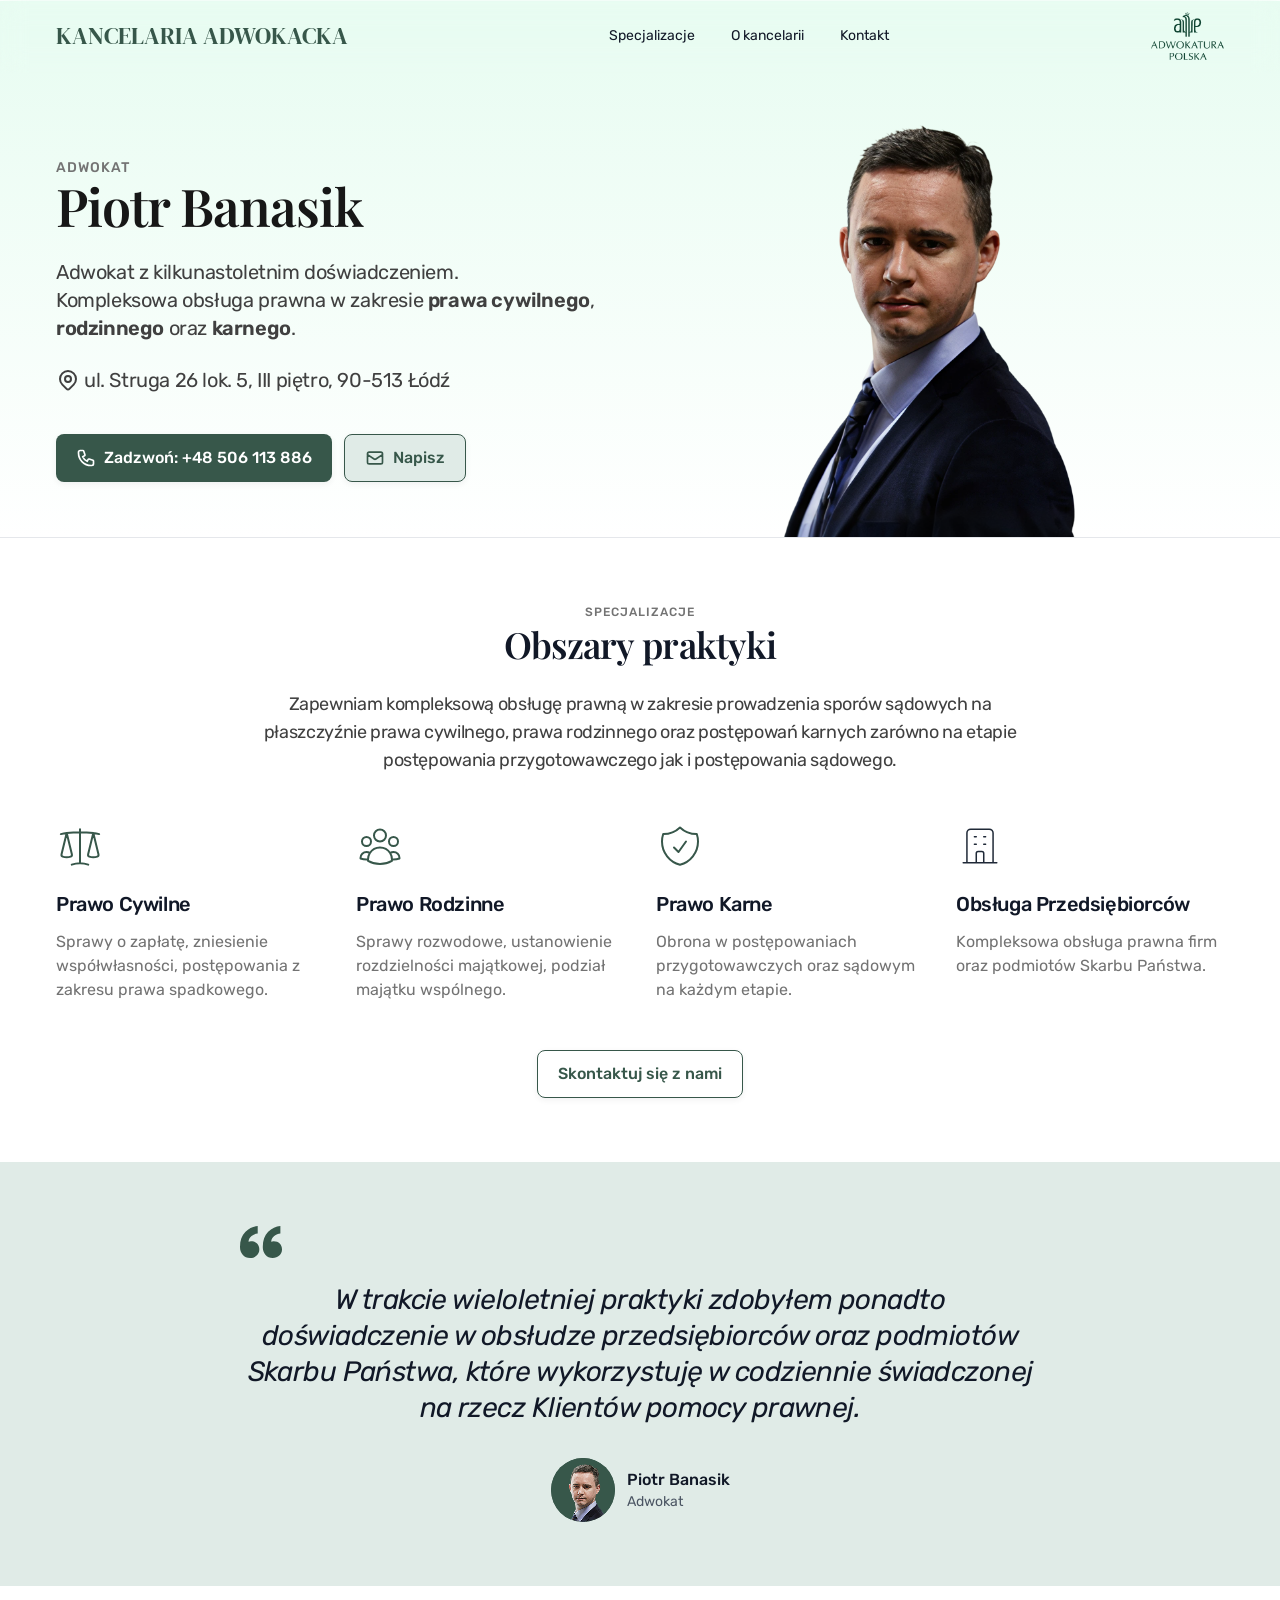
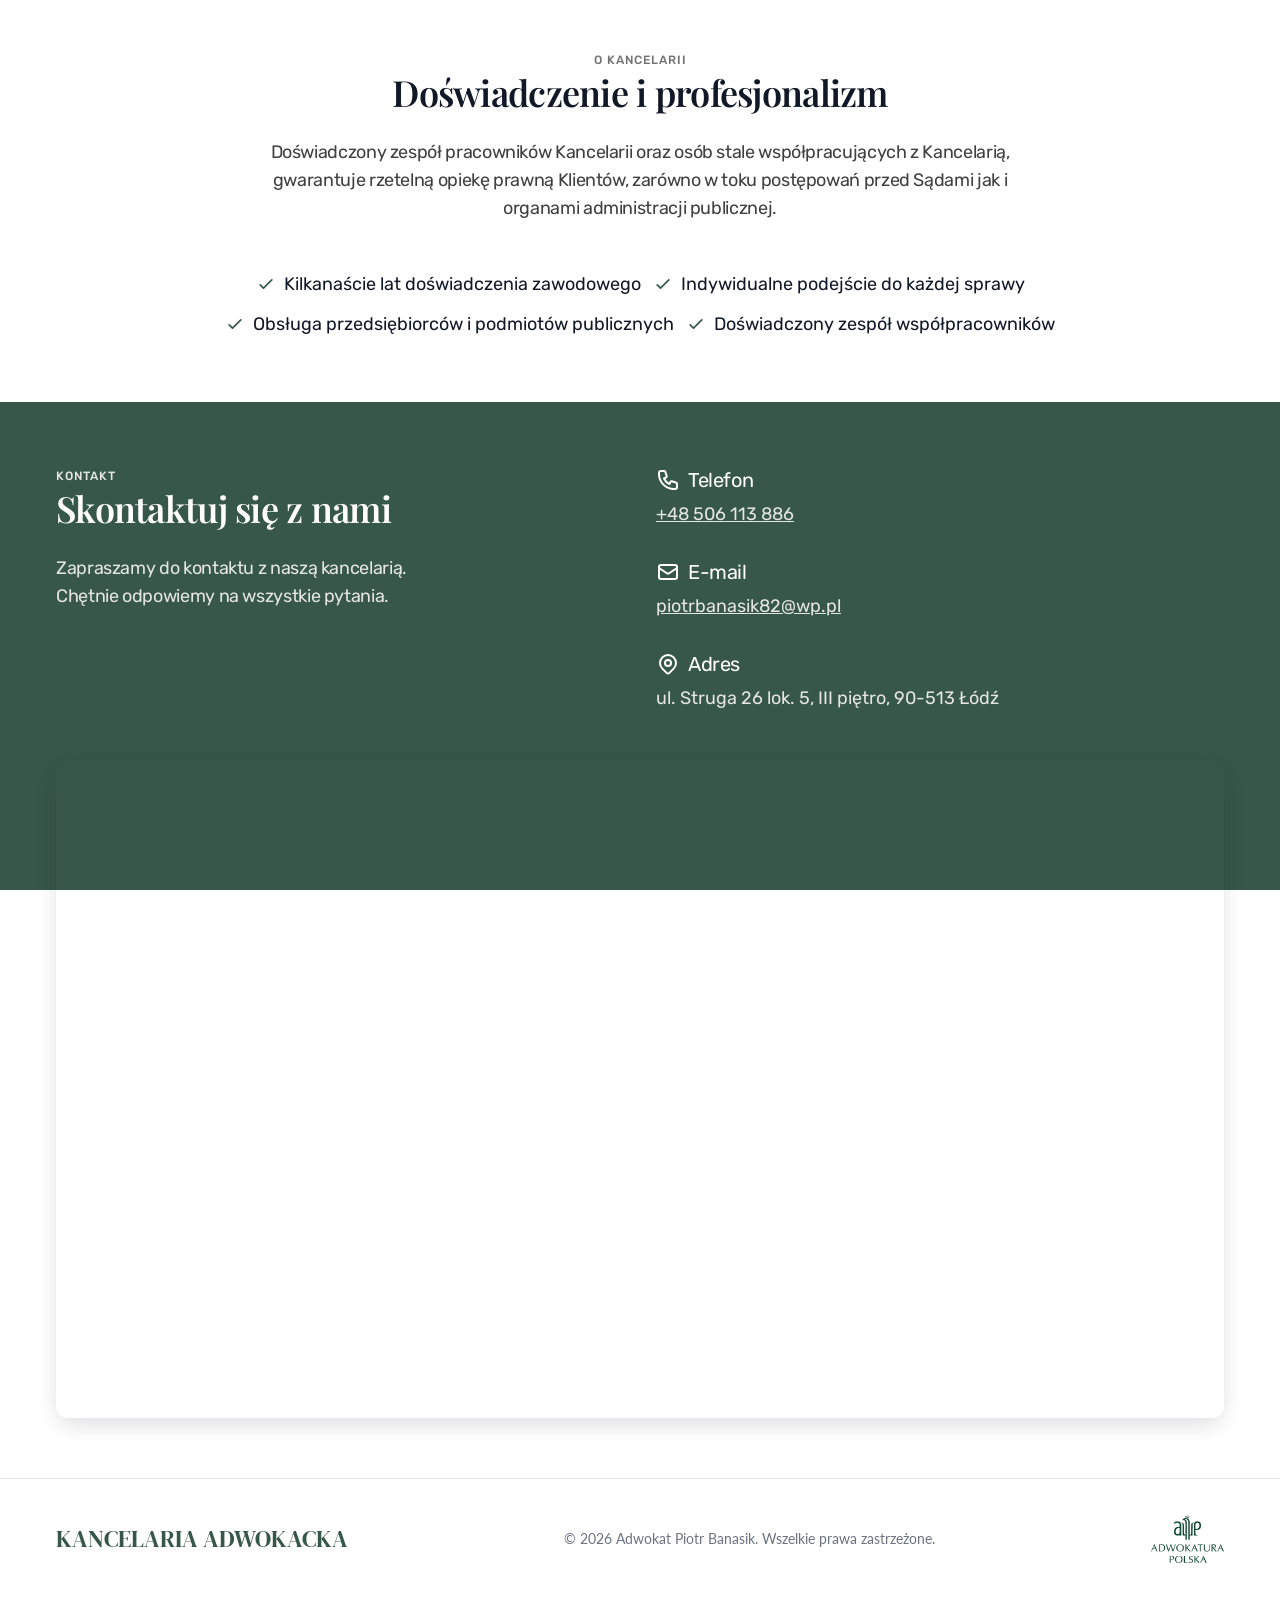
<file: index.html>
<!DOCTYPE html>
<html lang="pl">
<head>
  <meta charset="utf-8"/>
  <meta name="viewport" content="width=device-width, initial-scale=1.0"/>
  <title>Kancelaria Adwokacka - Piotr Banasik</title>
  <link rel="preconnect" href="https://fonts.googleapis.com"/>
  <link rel="preconnect" href="https://fonts.gstatic.com" crossorigin/>
  <link href="https://fonts.googleapis.com/css2?family=DM+Serif+Display&family=Playfair+Display:wght@600&family=Rubik:ital,wght@0,400;0,500;0,600;1,400&family=Lato:wght@400&display=swap" rel="stylesheet"/>
  <link rel="icon" type="image/svg+xml" href="images/favicon.svg"/>
  <link rel="stylesheet" href="styles/style.css"/>
</head>
<body>


  <!-- Header (sticky) -->
  <header class="site-header">
    <div class="header-container">
      <div class="header-logo">KANCELARIA ADWOKACKA</div>
      <nav class="header-nav">
        <a href="#specjalizacje">Specjalizacje</a>
        <a href="#o-kancelarii">O kancelarii</a>
        <a href="#kontakt">Kontakt</a>
      </nav>
      <div class="header-logo-img">
        <img src="images/adwokatura_symbol.png" alt="Adwokatura Polska"/>
      </div>
      <button class="header-menu-btn" aria-label="Otwórz menu" aria-expanded="false" aria-controls="mobile-nav">
        <svg xmlns="http://www.w3.org/2000/svg" width="20" height="20" fill="none" viewBox="0 0 24 24" stroke="currentColor">
          <path stroke-linecap="round" stroke-linejoin="round" stroke-width="2" d="M4 6h16M4 12h16M4 18h16"/>
        </svg>
      </button>
    </div>
  </header>

  <nav class="mobile-nav" id="mobile-nav" aria-hidden="true">
    <div class="mobile-nav-header">
      <div class="mobile-nav-logo">KANCELARIA<br/>ADWOKACKA</div>
      <div class="mobile-nav-logo-img">
        <img src="images/adwokatura_symbol.png" alt="Adwokatura Polska"/>
      </div>
      <button class="header-menu-btn mobile-nav-close-btn" aria-label="Zamknij menu">
        <svg xmlns="http://www.w3.org/2000/svg" width="20" height="20" fill="none" viewBox="0 0 24 24" stroke="currentColor">
          <path stroke-linecap="round" stroke-linejoin="round" stroke-width="2" d="M6 18L18 6M6 6l12 12"/>
        </svg>
      </button>
    </div>
    <div class="mobile-nav-links">
      <a href="#specjalizacje">Specjalizacje</a>
      <a href="#o-kancelarii">O kancelarii</a>
      <a href="#kontakt">Kontakt</a>
    </div>
    <div class="mobile-nav-actions">
      <a href="tel:+48506113886" class="btn-primary">
        <svg xmlns="http://www.w3.org/2000/svg" fill="none" viewBox="0 0 24 24" stroke="currentColor">
          <path stroke-linecap="round" stroke-linejoin="round" stroke-width="2" d="M3 5a2 2 0 012-2h3.28a1 1 0 01.948.684l1.498 4.493a1 1 0 01-.502 1.21l-2.257 1.13a11.042 11.042 0 005.516 5.516l1.13-2.257a1 1 0 011.21-.502l4.493 1.498a1 1 0 01.684.949V19a2 2 0 01-2 2h-1C9.716 21 3 14.284 3 6V5z"/>
        </svg>
        Zadzwoń: +48 506 113 886
      </a>
      <a href="mailto:piotrbanasik82@wp.pl" class="btn-secondary">
        <svg xmlns="http://www.w3.org/2000/svg" fill="none" viewBox="0 0 24 24" stroke="currentColor">
          <path stroke-linecap="round" stroke-linejoin="round" stroke-width="2" d="M3 8l7.89 5.26a2 2 0 002.22 0L21 8M5 19h14a2 2 0 002-2V7a2 2 0 00-2-2H5a2 2 0 00-2 2v10a2 2 0 002 2z"/>
        </svg>
        Napisz
      </a>
    </div>
  </nav>

  <!-- Hero -->
  <section class="hero">
    <div class="hero-container">
      <div class="hero-content">
        <div class="hero-text">
          <div class="hero-heading-group">
            <p class="hero-overline">ADWOKAT</p>
            <h1 class="hero-name">Piotr Banasik</h1>
          </div>
          <p class="hero-description">
            Adwokat z kilkunastoletnim doświadczeniem.<br/>
            Kompleksowa obsługa prawna w zakresie <strong>prawa cywilnego</strong>, <strong>rodzinnego</strong> oraz <strong>karnego</strong>.
          </p>
          <div class="hero-location">
            <svg xmlns="http://www.w3.org/2000/svg" fill="none" viewBox="0 0 24 24" stroke="currentColor">
              <path stroke-linecap="round" stroke-linejoin="round" stroke-width="2" d="M17.657 16.657L13.414 20.9a1.998 1.998 0 01-2.827 0l-4.244-4.243a8 8 0 1111.314 0z"/>
              <path stroke-linecap="round" stroke-linejoin="round" stroke-width="2" d="M15 11a3 3 0 11-6 0 3 3 0 016 0z"/>
            </svg>
            <span>ul. Struga 26 lok. 5, III piętro, 90-513 Łódź</span>
          </div>
        </div>
        <div class="hero-actions">
          <a href="tel:+48506113886" class="btn-primary">
            <svg xmlns="http://www.w3.org/2000/svg" fill="none" viewBox="0 0 24 24" stroke="currentColor">
              <path stroke-linecap="round" stroke-linejoin="round" stroke-width="2" d="M3 5a2 2 0 012-2h3.28a1 1 0 01.948.684l1.498 4.493a1 1 0 01-.502 1.21l-2.257 1.13a11.042 11.042 0 005.516 5.516l1.13-2.257a1 1 0 011.21-.502l4.493 1.498a1 1 0 01.684.949V19a2 2 0 01-2 2h-1C9.716 21 3 14.284 3 6V5z"/>
            </svg>
            Zadzwoń: +48 506 113 886
          </a>
          <a href="mailto:piotrbanasik82@wp.pl" class="btn-secondary">
            <svg xmlns="http://www.w3.org/2000/svg" fill="none" viewBox="0 0 24 24" stroke="currentColor">
              <path stroke-linecap="round" stroke-linejoin="round" stroke-width="2" d="M3 8l7.89 5.26a2 2 0 002.22 0L21 8M5 19h14a2 2 0 002-2V7a2 2 0 00-2-2H5a2 2 0 00-2 2v10a2 2 0 002 2z"/>
            </svg>
            Napisz
          </a>
        </div>
      </div>
      <div class="hero-image">
        <img src="images/banasik_big.png" alt="Adwokat Piotr Banasik"/>
      </div>
    </div>
  </section>

  <!-- Specjalizacje -->
  <section class="features" id="specjalizacje">
    <div class="container">
      <div class="section-header centered">
        <div class="heading-group">
          <p class="overline">SPECJALIZACJE</p>
          <h2 class="section-heading">Obszary praktyki</h2>
        </div>
        <p class="section-description">
          Zapewniam kompleksową obsługę prawną w zakresie prowadzenia sporów sądowych na płaszczyźnie prawa cywilnego, prawa rodzinnego oraz postępowań karnych zarówno na etapie postępowania przygotowawczego jak i postępowania sądowego.
        </p>
      </div>
      <div class="features-grid">
        <div class="feature-item">
          <div class="feature-icon">
            <img src="images/icons/scale.svg" alt="" aria-hidden="true" width="48" height="48"/>
          </div>
          <div class="feature-text">
            <p class="feature-title">Prawo Cywilne</p>
            <p class="feature-desc">Sprawy o zapłatę, zniesienie współwłasności, postępowania z zakresu prawa spadkowego.</p>
          </div>
        </div>
        <div class="feature-item">
          <div class="feature-icon">
            <img src="images/icons/user-group.svg" alt="" aria-hidden="true" width="48" height="48"/>
          </div>
          <div class="feature-text">
            <p class="feature-title">Prawo Rodzinne</p>
            <p class="feature-desc">Sprawy rozwodowe, ustanowienie rozdzielności majątkowej, podział majątku wspólnego.</p>
          </div>
        </div>
        <div class="feature-item">
          <div class="feature-icon">
            <img src="images/icons/shield-check.svg" alt="" aria-hidden="true" width="48" height="48"/>
          </div>
          <div class="feature-text">
            <p class="feature-title">Prawo Karne</p>
            <p class="feature-desc">Obrona w postępowaniach przygotowawczych oraz sądowym na każdym etapie.</p>
          </div>
        </div>
        <div class="feature-item">
          <div class="feature-icon">
            <img src="images/icons/office-building.svg" alt="" aria-hidden="true" width="48" height="48"/>
          </div>
          <div class="feature-text">
            <p class="feature-title">Obsługa Przedsiębiorców</p>
            <p class="feature-desc">Kompleksowa obsługa prawna firm oraz podmiotów Skarbu Państwa.</p>
          </div>
        </div>
      </div>
      <div class="features-cta">
        <a href="#kontakt" class="btn-outline">Skontaktuj się z nami</a>
      </div>
    </div>
  </section>

  <!-- Testimonial -->
  <section class="testimonial">
    <div class="testimonial-container">
      <div class="testimonial-content">
        <img src="images/icons/Quote.svg" alt="" aria-hidden="true" class="testimonial-quote-icon"/>
        <p class="testimonial-text">
          W trakcie wieloletniej praktyki zdobyłem ponadto doświadczenie w obsłudze przedsiębiorców oraz podmiotów Skarbu Państwa, które wykorzystuję w codziennie świadczonej na rzecz Klientów pomocy prawnej.
        </p>
      </div>
      <div class="testimonial-author">
        <div class="testimonial-avatar">
          <img src="images/banasik_small_circle.png" alt="Piotr Banasik"/>
        </div>
        <div>
          <p class="testimonial-name">Piotr Banasik</p>
          <p class="testimonial-role">Adwokat</p>
        </div>
      </div>
    </div>
  </section>

  <!-- O kancelarii -->
  <section class="about" id="o-kancelarii">
    <div class="container">
      <div class="section-header centered">
        <div class="heading-group">
          <p class="overline">O KANCELARII</p>
          <h2 class="section-heading">Doświadczenie i profesjonalizm</h2>
        </div>
        <p class="section-description">
          Doświadczony zespół pracowników Kancelarii oraz osób stale współpracujących z Kancelarią, gwarantuje rzetelną opiekę prawną Klientów, zarówno w toku postępowań przed Sądami jak i organami administracji publicznej.
        </p>
      </div>
      <div class="about-features">
        <div class="about-feature">
          <svg xmlns="http://www.w3.org/2000/svg" fill="none" viewBox="0 0 24 24" stroke="currentColor">
            <path stroke-linecap="round" stroke-linejoin="round" stroke-width="2" d="M5 13l4 4L19 7"/>
          </svg>
          <span>Kilkanaście lat doświadczenia zawodowego</span>
        </div>
        <div class="about-feature">
          <svg xmlns="http://www.w3.org/2000/svg" fill="none" viewBox="0 0 24 24" stroke="currentColor">
            <path stroke-linecap="round" stroke-linejoin="round" stroke-width="2" d="M5 13l4 4L19 7"/>
          </svg>
          <span>Indywidualne podejście do każdej sprawy</span>
        </div>
        <div class="about-feature">
          <svg xmlns="http://www.w3.org/2000/svg" fill="none" viewBox="0 0 24 24" stroke="currentColor">
            <path stroke-linecap="round" stroke-linejoin="round" stroke-width="2" d="M5 13l4 4L19 7"/>
          </svg>
          <span>Obsługa przedsiębiorców i podmiotów publicznych</span>
        </div>
        <div class="about-feature">
          <svg xmlns="http://www.w3.org/2000/svg" fill="none" viewBox="0 0 24 24" stroke="currentColor">
            <path stroke-linecap="round" stroke-linejoin="round" stroke-width="2" d="M5 13l4 4L19 7"/>
          </svg>
          <span>Doświadczony zespół współpracowników</span>
        </div>
      </div>
    </div>
  </section>

  <!-- Kontakt -->
  <section class="contact" id="kontakt">
    <div class="contact-container">
      <div class="contact-left">
        <div class="contact-heading-group">
          <p class="contact-overline">KONTAKT</p>
          <h2 class="contact-heading">Skontaktuj się z nami</h2>
        </div>
        <p class="contact-description">
          Zapraszamy do kontaktu z naszą kancelarią.<br/>
          Chętnie odpowiemy na wszystkie pytania.
        </p>
      </div>
      <div class="contact-right">
        <div class="contact-item">
          <div class="contact-item-label">
            <svg xmlns="http://www.w3.org/2000/svg" fill="none" viewBox="0 0 24 24" stroke="currentColor">
              <path stroke-linecap="round" stroke-linejoin="round" stroke-width="2" d="M3 5a2 2 0 012-2h3.28a1 1 0 01.948.684l1.498 4.493a1 1 0 01-.502 1.21l-2.257 1.13a11.042 11.042 0 005.516 5.516l1.13-2.257a1 1 0 011.21-.502l4.493 1.498a1 1 0 01.684.949V19a2 2 0 01-2 2h-1C9.716 21 3 14.284 3 6V5z"/>
            </svg>
            <span>Telefon</span>
          </div>
          <a href="tel:+48506113886" class="contact-item-value">+48 506 113 886</a>
        </div>
        <div class="contact-item">
          <div class="contact-item-label">
            <svg xmlns="http://www.w3.org/2000/svg" fill="none" viewBox="0 0 24 24" stroke="currentColor">
              <path stroke-linecap="round" stroke-linejoin="round" stroke-width="2" d="M3 8l7.89 5.26a2 2 0 002.22 0L21 8M5 19h14a2 2 0 002-2V7a2 2 0 00-2-2H5a2 2 0 00-2 2v10a2 2 0 002 2z"/>
            </svg>
            <span>E-mail</span>
          </div>
          <a href="mailto:piotrbanasik82@wp.pl" class="contact-item-value">piotrbanasik82@wp.pl</a>
        </div>
        <div class="contact-item">
          <div class="contact-item-label">
            <svg xmlns="http://www.w3.org/2000/svg" fill="none" viewBox="0 0 24 24" stroke="currentColor">
              <path stroke-linecap="round" stroke-linejoin="round" stroke-width="2" d="M17.657 16.657L13.414 20.9a1.998 1.998 0 01-2.827 0l-4.244-4.243a8 8 0 1111.314 0z"/>
              <path stroke-linecap="round" stroke-linejoin="round" stroke-width="2" d="M15 11a3 3 0 11-6 0 3 3 0 016 0z"/>
            </svg>
            <span>Adres</span>
          </div>
          <p class="contact-item-value-address">ul. Struga 26 lok. 5, III piętro, 90-513 Łódź</p>
        </div>
      </div>
    </div>
  </section>

  <!-- Map -->
  <section class="map-section">
    <div class="map-wrapper">
      <iframe
        src="https://www.google.com/maps/embed?pb=!1m18!1m12!1m3!1d2467.8!2d19.4534!3d51.7592!2m3!1f0!2f0!3f0!3m2!1i1024!2i768!4f13.1!3m3!1m2!1s0x471bcb8e4e6e7e6d%3A0x0!2sStruga%2026%2C%2090-513%20%C5%81%C3%B3d%C5%BA!5e0!3m2!1spl!2spl!4v1234567890"
        width="100%"
        height="100%"
        style="border:0;"
        allowfullscreen=""
        loading="lazy"
        referrerpolicy="no-referrer-when-downgrade"
        title="Mapa lokalizacji Kancelarii Piotr Banasik">
      </iframe>
    </div>
  </section>

  <!-- Footer -->
  <footer class="footer">
    <div class="footer-container">
      <div class="footer-logo">KANCELARIA ADWOKACKA</div>
      <p class="footer-copyright">© 2026 Adwokat Piotr Banasik. Wszelkie prawa zastrzeżone.</p>
      <div class="footer-logo-img">
        <img src="images/adwokatura_symbol.png" alt="Adwokatura Polska"/>
      </div>
    </div>
  </footer>

  <script src="js/script.js"></script>
</body>
</html>
</file>
<file: styles/style.css>
/* ===== DESIGN TOKENS ===== */
:root {
  --primary: #37574a;
  --primary-light: #e0ebe7;
  --primary-dark: #2a4239;
  --text-900: #111827;
  --text-800: #171717;
  --text-700: #404040;
  --text-500: #737373;
  --text-neutral-600: #4b5563;
  --text-neutral-500: #6b7280;
  --text-gray-200: #e5e5e5;
  --white: #ffffff;
  --border: #e5e7eb;
  --border-gray: #e5e5e5;
  --font-display: 'DM Serif Display', serif;
  --font-serif: 'Playfair Display', serif;
  --font-body: 'Rubik', sans-serif;
  --font-lato: 'Lato', sans-serif;
  --shadow-sm: 0px 2px 6px 0px rgba(16, 24, 40, 0.06);
  --shadow-lg: 0px 8px 24px -3px rgba(16, 24, 40, 0.10), 0px 8px 24px -3px rgba(16, 24, 40, 0.05);
  --container: 1216px;
  /* TODO: */
  /* --container: 1264px; */
  --header-height: 72px;
}

/* ===== RESET ===== */
*, *::before, *::after {
  margin: 0;
  padding: 0;
  box-sizing: border-box;
}

html {
  scroll-behavior: smooth;
  scroll-padding-top: var(--header-height);
}

body {
  font-family: var(--font-body);
  color: var(--text-900);
  background: var(--white);
  line-height: 1.6;
}

img {
  display: block;
  max-width: 100%;
}

a {
  color: inherit;
}

.container {
  max-width: var(--container);
  margin: 0 auto;
  padding: 0 24px;
}

/* ===== HEADER ===== */
.site-header {
  position: sticky;
  top: 0;
  z-index: 100;
  background: transparent;
  backdrop-filter: blur(12px);
  -webkit-backdrop-filter: blur(12px);
  border-bottom: 1px solid transparent;
  transition: background-color 0.35s ease, border-color 0.35s ease;
}

.site-header.scrolled {
  background: rgba(255, 255, 255, 0.95);
  border-bottom-color: var(--border);
}

.header-container {
  max-width: var(--container);
  margin: 0 auto;
  padding: 12px 24px;
  display: flex;
  align-items: center;
  justify-content: space-between;
  gap: 24px;
}

.header-logo {
  font-family: var(--font-display);
  font-size: 24px;
  font-style: normal;
  color: var(--primary);
  white-space: nowrap;
  line-height: 1.2;
  flex-shrink: 0;
}

.header-nav {
  display: flex;
  align-items: center;
  gap: 4px;
}

.header-nav a {
  font-family: var(--font-body);
  font-size: 14px;
  font-weight: 400;
  color: var(--text-900);
  text-decoration: none;
  padding: 10px 16px;
  border-radius: 8px;
  transition: background-color 0.2s;
  white-space: nowrap;
}

.header-nav a:hover {
  background-color: rgba(55, 87, 74, 0.08);
}

.header-logo-img {
  flex-shrink: 0;
}

.header-logo-img img {
  height: 48px;
  width: auto;
  object-fit: contain;
}

/* ===== HERO ===== */
.hero {
  /* Pull up behind the sticky header so the gradient bleeds through the transparent header */
  margin-top: calc(-1 * var(--header-height));
  padding-top: var(--header-height);
  border-bottom: 1px solid var(--border);
  /* overflow must NOT be hidden — it would break position:sticky on the header inside */
  background: linear-gradient(180deg, #E7FCF1 0%, #FFFFFF 100%);
}

.hero-container {
  max-width: var(--container);
  margin: 0 auto;
  padding: 30px 24px 0;
  display: flex;
  gap: 32px;
  align-items: center;
}

.hero-content {
  flex: 1;
  display: flex;
  flex-direction: column;
  gap: 40px;
  justify-content: center;
  min-width: 0;
}

.hero-text {
  display: flex;
  flex-direction: column;
  gap: 24px;
}

.hero-heading-group {
  display: flex;
  flex-direction: column;
}

.hero-overline {
  font-family: var(--font-body);
  font-weight: 500;
  font-size: 14px;
  color: var(--text-500);
  letter-spacing: 1px;
  text-transform: uppercase;
  line-height: 20px;
}

.hero-name {
  font-family: var(--font-serif);
  font-weight: 600;
  font-size: 52px;
  color: var(--text-800);
  letter-spacing: -1.04px;
  line-height: 56px;
}

.hero-description {
  font-family: var(--font-body);
  font-weight: 400;
  font-size: 20px;
  color: var(--text-700);
  letter-spacing: -0.4px;
  line-height: 28px;
}

.hero-description strong {
  font-weight: 600;
  color: var(--text-700);
}

.hero-location {
  display: flex;
  align-items: center;
  gap: 4px;
  font-family: var(--font-body);
  font-size: 20px;
  color: var(--text-700);
  letter-spacing: -0.4px;
  line-height: 28px;
}

.hero-location svg {
  width: 24px;
  height: 24px;
  flex-shrink: 0;
  color: var(--text-700);
}

.hero-actions {
  display: flex;
  gap: 12px;
  align-items: center;
  flex-wrap: wrap;
}

.hero-image {
  width: 592px;
  height: 434px;
  flex-shrink: 0;
  overflow: hidden;
  position: relative;
}

.hero-image img {
  width: 100%;
  height: 100%;
  object-fit: cover;
  object-position: top center;
}

/* ===== BUTTONS ===== */
.btn-primary {
  display: inline-flex;
  align-items: center;
  gap: 8px;
  background: var(--primary);
  color: var(--white);
  font-family: var(--font-body);
  font-weight: 500;
  font-size: 16px;
  text-decoration: none;
  padding: 14px 20px;
  height: 48px;
  border-radius: 8px;
  box-shadow: var(--shadow-sm);
  border: none;
  cursor: pointer;
  white-space: nowrap;
  line-height: 18px;
  transition: background-color 0.2s;
}

.btn-primary:hover {
  background: var(--primary-dark);
}

.btn-primary svg {
  width: 20px;
  height: 20px;
  flex-shrink: 0;
}

.btn-secondary {
  display: inline-flex;
  align-items: center;
  gap: 8px;
  background: var(--primary-light);
  color: var(--primary);
  font-family: var(--font-body);
  font-weight: 500;
  font-size: 16px;
  text-decoration: none;
  padding: 14px 20px;
  height: 48px;
  border-radius: 8px;
  border: 1px solid var(--primary);
  box-shadow: var(--shadow-sm);
  cursor: pointer;
  white-space: nowrap;
  line-height: 18px;
  transition: background-color 0.2s;
}

.btn-secondary:hover {
  background: #cdddd9;
}

.btn-secondary svg {
  width: 20px;
  height: 20px;
  flex-shrink: 0;
}

.btn-outline {
  display: inline-flex;
  align-items: center;
  gap: 8px;
  background: transparent;
  color: var(--primary);
  font-family: var(--font-body);
  font-weight: 500;
  font-size: 16px;
  text-decoration: none;
  padding: 14px 20px;
  height: 48px;
  border-radius: 8px;
  border: 1px solid var(--primary);
  box-shadow: var(--shadow-sm);
  cursor: pointer;
  white-space: nowrap;
  overflow: hidden;
  transition: background-color 0.2s;
}

.btn-outline:hover {
  background: var(--primary-light);
}

/* ===== SHARED SECTION STYLES ===== */
.section-header {
  display: flex;
  flex-direction: column;
  gap: 24px;
  margin-bottom: 48px;
}

.section-header.centered {
  align-items: center;
  text-align: center;
}

.heading-group {
  display: flex;
  flex-direction: column;
  align-items: inherit;
}

.overline {
  font-family: var(--font-body);
  font-weight: 500;
  font-size: 12px;
  color: var(--text-500);
  letter-spacing: 1px;
  text-transform: uppercase;
  line-height: 20px;
}

.section-heading {
  font-family: var(--font-serif);
  font-weight: 600;
  font-size: 36px;
  color: var(--text-900);
  letter-spacing: -0.72px;
  line-height: 44px;
}

.section-description {
  font-family: var(--font-body);
  font-weight: 400;
  font-size: 18px;
  color: var(--text-700);
  letter-spacing: -0.36px;
  line-height: 28px;
  max-width: 800px;
}

/* ===== FEATURES / SPECJALIZACJE ===== */
.features {
  padding: 64px 0;
  background: var(--white);
}

.features-grid {
  display: grid;
  grid-template-columns: repeat(4, 1fr);
  gap: 32px;
  margin-bottom: 48px;
}

.feature-item {
  display: flex;
  flex-direction: column;
  gap: 20px;
}

.feature-icon {
  width: 48px;
  height: 48px;
  flex-shrink: 0;
}

.feature-icon img,
.feature-icon svg {
  width: 48px;
  height: 48px;
}

.feature-text {
  display: flex;
  flex-direction: column;
  gap: 12px;
}

.feature-title {
  font-family: var(--font-body);
  font-weight: 500;
  font-size: 20px;
  color: var(--text-900);
  letter-spacing: -0.4px;
  line-height: 28px;
}

.feature-desc {
  font-family: var(--font-body);
  font-weight: 400;
  font-size: 16px;
  color: var(--text-500);
  line-height: 24px;
}

.features-cta {
  text-align: center;
}

/* ===== TESTIMONIAL ===== */
.testimonial {
  background: var(--primary-light);
  padding: 64px 0;
}

.testimonial-container {
  max-width: var(--container);
  margin: 0 auto;
  padding: 0 24px;
  display: flex;
  flex-direction: column;
  gap: 32px;
  align-items: center;
}

.testimonial-content {
  display: flex;
  flex-direction: column;
  gap: 24px;
  align-items: flex-start;
  max-width: 800px;
  width: 100%;
}

.testimonial-quote-icon {
  width: 42px;
  height: 32px;
  flex-shrink: 0;
}

.testimonial-text {
  font-family: var(--font-body);
  font-style: italic;
  font-weight: 400;
  font-size: 28px;
  color: var(--text-900);
  letter-spacing: -0.56px;
  line-height: 36px;
  text-align: center;
  width: 100%;
}

.testimonial-author {
  display: flex;
  gap: 12px;
  align-items: center;
}

.testimonial-avatar {
  width: 64px;
  height: 64px;
  border-radius: 50%;
  overflow: hidden;
  background: var(--primary);
  flex-shrink: 0;
}

.testimonial-avatar img {
  width: 100%;
  height: 100%;
  object-fit: cover;
  object-position: top center;
}

.testimonial-name {
  font-family: var(--font-body);
  font-weight: 500;
  font-size: 16px;
  color: var(--text-900);
  line-height: 24px;
}

.testimonial-role {
  font-family: var(--font-body);
  font-weight: 400;
  font-size: 14px;
  color: var(--text-neutral-600);
  line-height: 20px;
}

/* ===== ABOUT / O KANCELARII ===== */
.about {
  padding: 64px 0;
  background: var(--white);
}

.about-features {
  display: flex;
  flex-wrap: wrap;
  gap: 12px;
  justify-content: center;
}

.about-feature {
  display: flex;
  align-items: center;
  gap: 8px;
  font-family: var(--font-body);
  font-weight: 400;
  font-size: 18px;
  color: var(--text-900);
  line-height: 28px;
  min-width: 218px;
}

.about-feature svg {
  width: 20px;
  height: 20px;
  flex-shrink: 0;
  color: var(--primary);
}

/* ===== CONTACT ===== */
.contact {
  background: var(--primary);
  padding: 64px 0 180px;
  position: relative;
  z-index: 1;
}

.contact-container {
  max-width: var(--container);
  margin: 0 auto;
  padding: 0 24px;
  display: flex;
  gap: 32px;
  align-items: flex-start;
}

.contact-left {
  flex: 1;
  display: flex;
  flex-direction: column;
  gap: 24px;
  min-width: 0;
}

.contact-heading-group {
  display: flex;
  flex-direction: column;
  gap: 0;
}

.contact-overline {
  font-family: var(--font-body);
  font-weight: 500;
  font-size: 12px;
  color: var(--text-gray-200);
  letter-spacing: 1px;
  text-transform: uppercase;
  line-height: 20px;
}

.contact-heading {
  font-family: var(--font-serif);
  font-weight: 600;
  font-size: 36px;
  color: var(--white);
  letter-spacing: -0.72px;
  line-height: 44px;
}

.contact-description {
  font-family: var(--font-body);
  font-weight: 400;
  font-size: 18px;
  color: var(--text-gray-200);
  letter-spacing: -0.36px;
  line-height: 28px;
}

.contact-right {
  flex: 1;
  display: flex;
  flex-direction: column;
  gap: 32px;
  min-width: 0;
}

.contact-item {
  display: flex;
  flex-direction: column;
  gap: 8px;
}

.contact-item-label {
  display: flex;
  align-items: center;
  gap: 8px;
  font-family: var(--font-body);
  font-weight: 400;
  font-size: 20px;
  color: var(--white);
  letter-spacing: -0.4px;
  line-height: 28px;
}

.contact-item-label svg {
  width: 24px;
  height: 24px;
  flex-shrink: 0;
  color: var(--white);
}

.contact-item-value {
  font-family: var(--font-body);
  font-weight: 400;
  font-size: 18px;
  color: var(--text-gray-200);
  line-height: 24px;
  text-decoration: underline;
}

a.contact-item-value:hover {
  color: var(--white);
  text-decoration: none;
}

.contact-item-value-address {
  font-family: var(--font-body);
  font-weight: 400;
  font-size: 18px;
  color: var(--text-gray-200);
  line-height: 24px;
  text-decoration: none;
}

/* ===== MAP ===== */
.map-section {
  position: relative;
  z-index: 2;
  margin-top: -130px;
  padding: 0 24px 60px;
  /* background: var(--white); */
}

.map-wrapper {
  max-width: var(--container);
  margin: 0 auto;
  height: 658px;
  /* TODO */
  /* border-radius: 12px;
  overflow: hidden;
  box-shadow: 0px 8px 24px -3px rgba(16, 24, 40, 0.10), 0px 8px 24px -3px rgba(16, 24, 40, 0.05); */
  padding: 0 24px;
}

.map-wrapper iframe {
  display: block;
  width: 100%;
  height: 100%;
  border: 0;

  /* TODO */
  border-radius: 12px;
  overflow: hidden;
  box-shadow: 0px 8px 24px -3px rgba(16, 24, 40, 0.10), 0px 8px 24px -3px rgba(16, 24, 40, 0.05);
}

/* ===== FOOTER ===== */
.footer {
  background: var(--white);
  border-top: 1px solid var(--border-gray);
  padding: 36px 0;
  position: relative;
  z-index: 1;
}

.footer-container {
  max-width: var(--container);
  margin: 0 auto;
  display: flex;
  align-items: center;
  justify-content: space-between;
  gap: 24px;
  padding: 0 24px;
}

.footer-logo {
  font-family: var(--font-display);
  font-size: 24px;
  font-style: normal;
  color: var(--primary);
  flex-shrink: 0;
}

.footer-copyright {
  font-family: var(--font-lato);
  font-weight: 400;
  font-size: 14px;
  color: var(--text-neutral-500);
  line-height: 20px;
  white-space: nowrap;
}

.footer-logo-img {
  flex-shrink: 0;
}

.footer-logo-img img {
  height: 48px;
  width: auto;
  object-fit: contain;
}

/* ===== HAMBURGER BUTTON (hidden on desktop) ===== */
.header-menu-btn {
  display: none;
  align-items: center;
  justify-content: center;
  padding: 8px;
  border: 1px solid var(--primary);
  border-radius: 6px;
  background: transparent;
  color: var(--primary);
  cursor: pointer;
  flex-shrink: 0;
  transition: background-color 0.2s;
}

.header-menu-btn:hover {
  background: var(--primary-light);
}

/* ===== MOBILE NAV (full-screen overlay, hidden by default) ===== */
.mobile-nav {
  display: none;
  position: fixed;
  top: 0;
  left: 0;
  right: 0;
  bottom: 0;
  z-index: 200;
  background: var(--white);
  flex-direction: column;
}

.mobile-nav.open {
  display: flex;
}

.mobile-nav-header {
  display: flex;
  align-items: center;
  justify-content: space-between;
  padding: 10px 16px;
  flex-shrink: 0;
}

.mobile-nav-logo {
  font-family: var(--font-display);
  font-size: 20px;
  color: var(--primary);
  line-height: 1.2;

  /* TODO */
  width: 119px;
}

.mobile-nav-logo-img img {
  height: 48px;
  width: auto;
  object-fit: contain;
}

.mobile-nav-links {
  flex: 1;
  display: flex;
  flex-direction: column;
  gap: 4px;
  padding: 80px 16px 24px;
  overflow-y: auto;
}

.mobile-nav-links a {
  font-family: var(--font-body);
  font-size: 18px;
  font-weight: 400;
  color: var(--text-900);
  text-decoration: none;
  padding: 14px 20px;
  border-radius: 8px;
  transition: background-color 0.2s;
}

.mobile-nav-links a:hover {
  background-color: rgba(55, 87, 74, 0.08);
}

.mobile-nav-actions {
  display: flex;
  flex-direction: column;
  gap: 12px;
  padding: 16px;
  flex-shrink: 0;
}

.mobile-nav-actions .btn-primary,
.mobile-nav-actions .btn-secondary {
  justify-content: center;
  width: 100%;
}

/* ===== RESPONSIVE ===== */
@media (max-width: 1100px) {
  .features-grid {
    grid-template-columns: repeat(2, 1fr);
  }

  .hero-image {
    width: 420px;
    height: 340px;
  }
}

@media (max-width: 768px) {
  :root {
    --header-height: 64px;
  }

  /* Container */
  .container {
    padding: 0 16px;
  }

  /* Header */
  .header-container {
    padding: 10px 16px;
  }

  .header-logo {
    font-size: 20px;
    white-space: normal;
    line-height: 1.2;

    /* TODO */
    width: 119px;

    /* font-family: var(--font-display);
    font-size: 20px;
    color: var(--primary);
    line-height: 1.2; */

  }

  .header-nav {
    display: none;
  }

  .header-menu-btn {
    display: flex;
  }

  .header-logo-img img {
    height: 48px;
  }

  /* Hero */
  .hero-container {
    flex-direction: column;
    padding: 24px 16px 0;
    gap: 32px;
  }

  .hero-text {
    text-align: center;
  }

  .hero-description {
    font-size: 20px;
  }

  .hero-location {
    font-size: 16px;
    text-align: left;
    justify-content: flex-start;
  }

  .hero-image {
    width: 100%;
    height: 251px;
  }

  .hero-actions {
    flex-direction: column;
    align-items: stretch;
  }

  .btn-primary,
  .btn-secondary {
    justify-content: center;
  }

  /* Features */
  .features {
    padding: 48px 0;
  }

  .features-grid {
    grid-template-columns: 1fr;
    gap: 32px;
  }

  .feature-item {
    align-items: center;
  }

  .feature-text {
    text-align: center;
  }

  /* Testimonial */
  .testimonial {
    padding: 48px 0;
  }

  .testimonial-container {
    padding: 0 16px;
  }

  /* About */
  .about {
    padding: 48px 0;
  }

  .about-features {
    flex-direction: column;
    align-items: flex-start;
    gap: 12px;
    justify-content: flex-start;
  }

  .about-feature {
    min-width: unset;
    width: 100%;
  }

  /* Contact */
  .contact {
    padding: 48px 0;
  }

  .contact-container {
    flex-direction: column;
    gap: 32px;
    padding: 0 16px;
  }

  .contact-left {
    align-items: center;
    text-align: center;
    width: 100%;
  }

  .contact-heading-group {
    align-items: center;
  }

  .contact-overline,
  .contact-heading,
  .contact-description {
    text-align: center;
  }

  .contact-item-label {
    gap: 4px;
  }

  /* Map */
  .map-section {
    margin-top: 0;
    padding: 40px 16px 40px;
  }

  .map-wrapper {
    height: 339px;
    padding: 0;
  }

  /* Footer */
  .footer-container {
    flex-direction: column;
    gap: 24px;
    text-align: center;
  }

  .footer-copyright {
    white-space: normal;
    text-align: center;
  }

  .contact-item-value {
    text-decoration: underline;
  }
}
</file>
